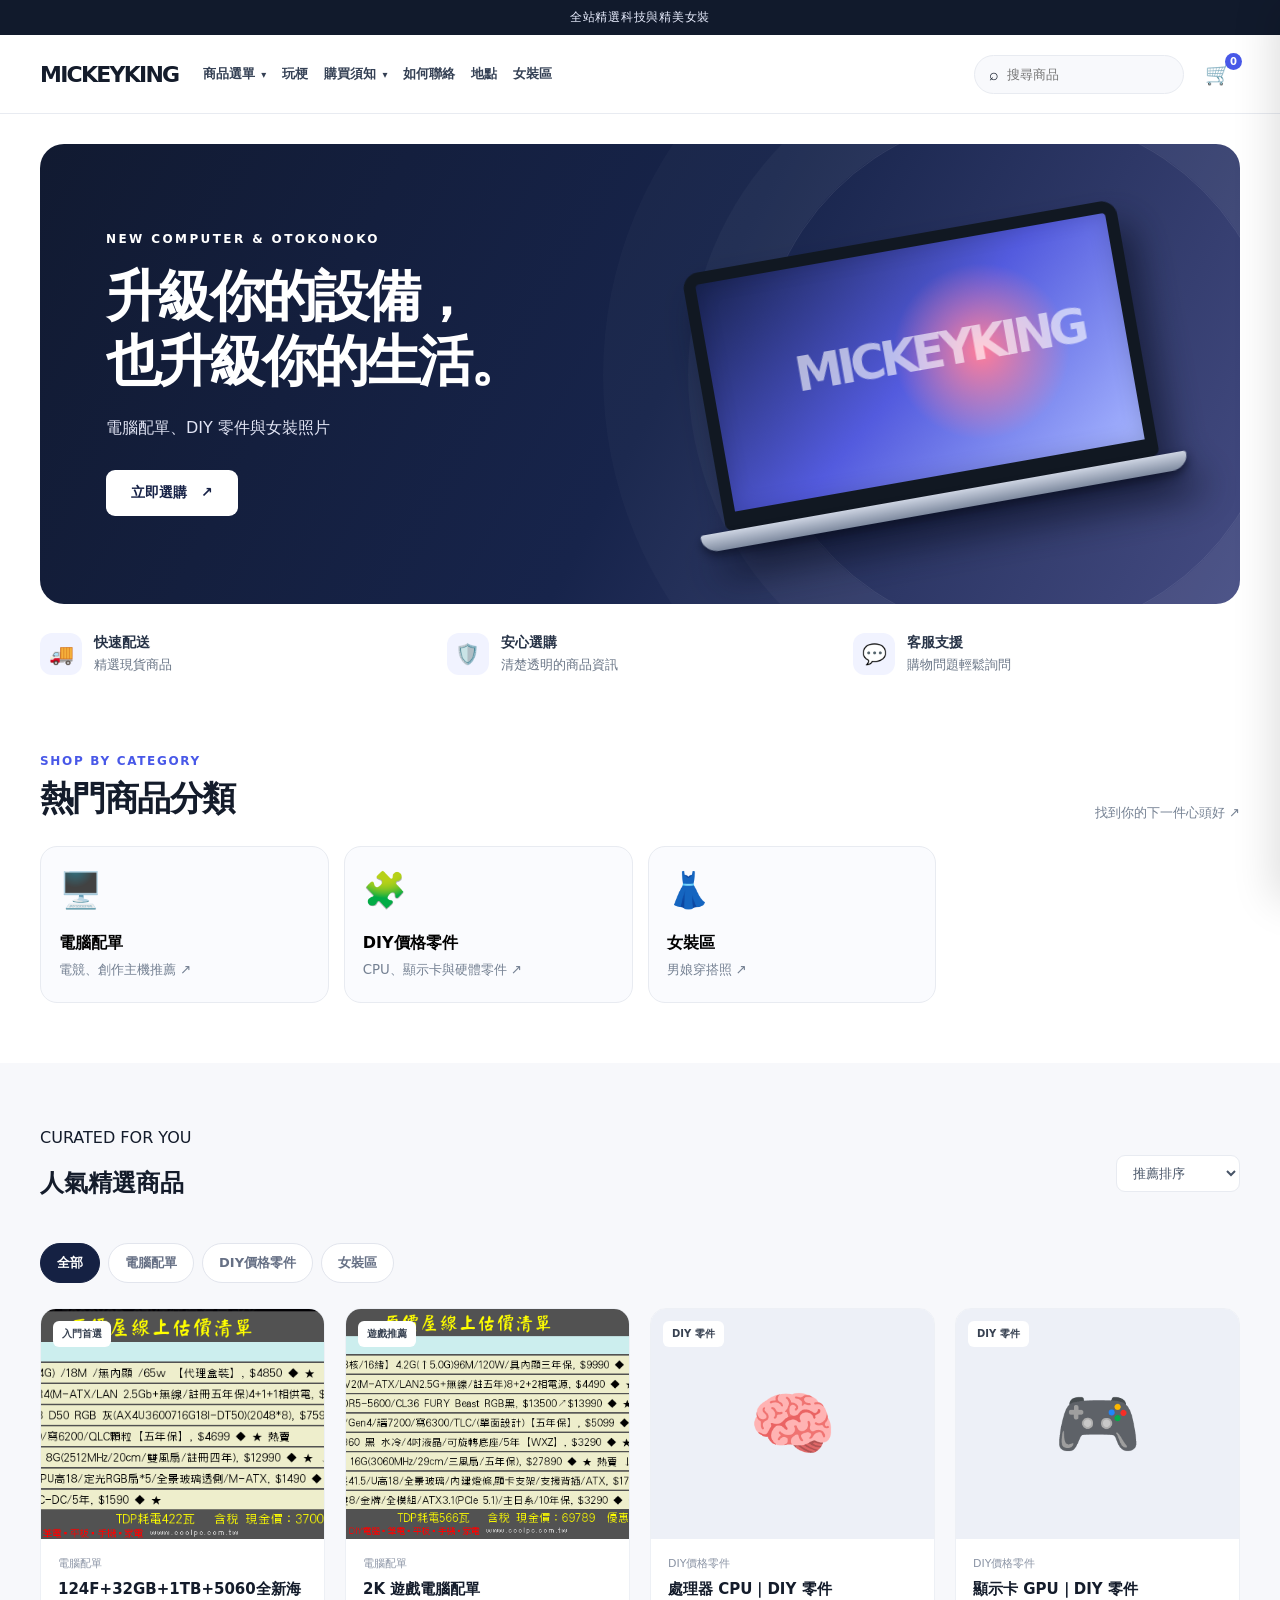
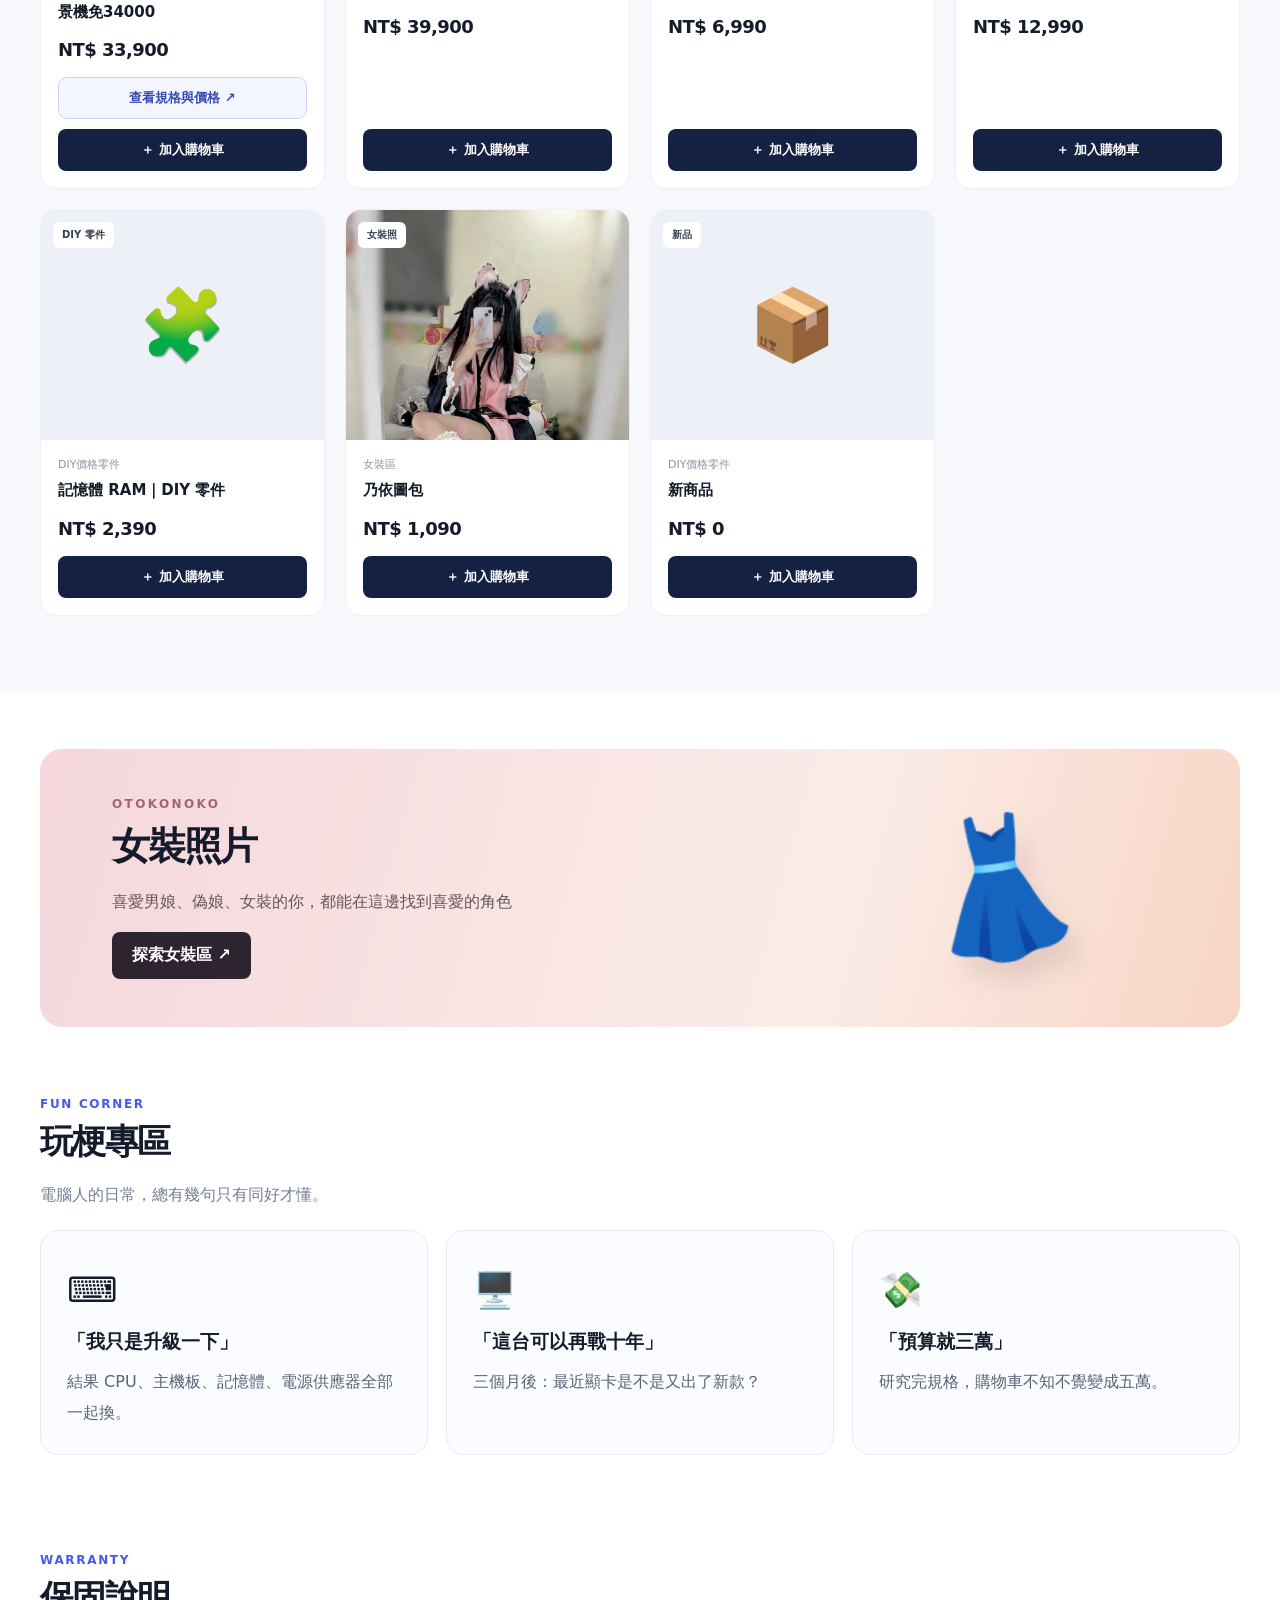
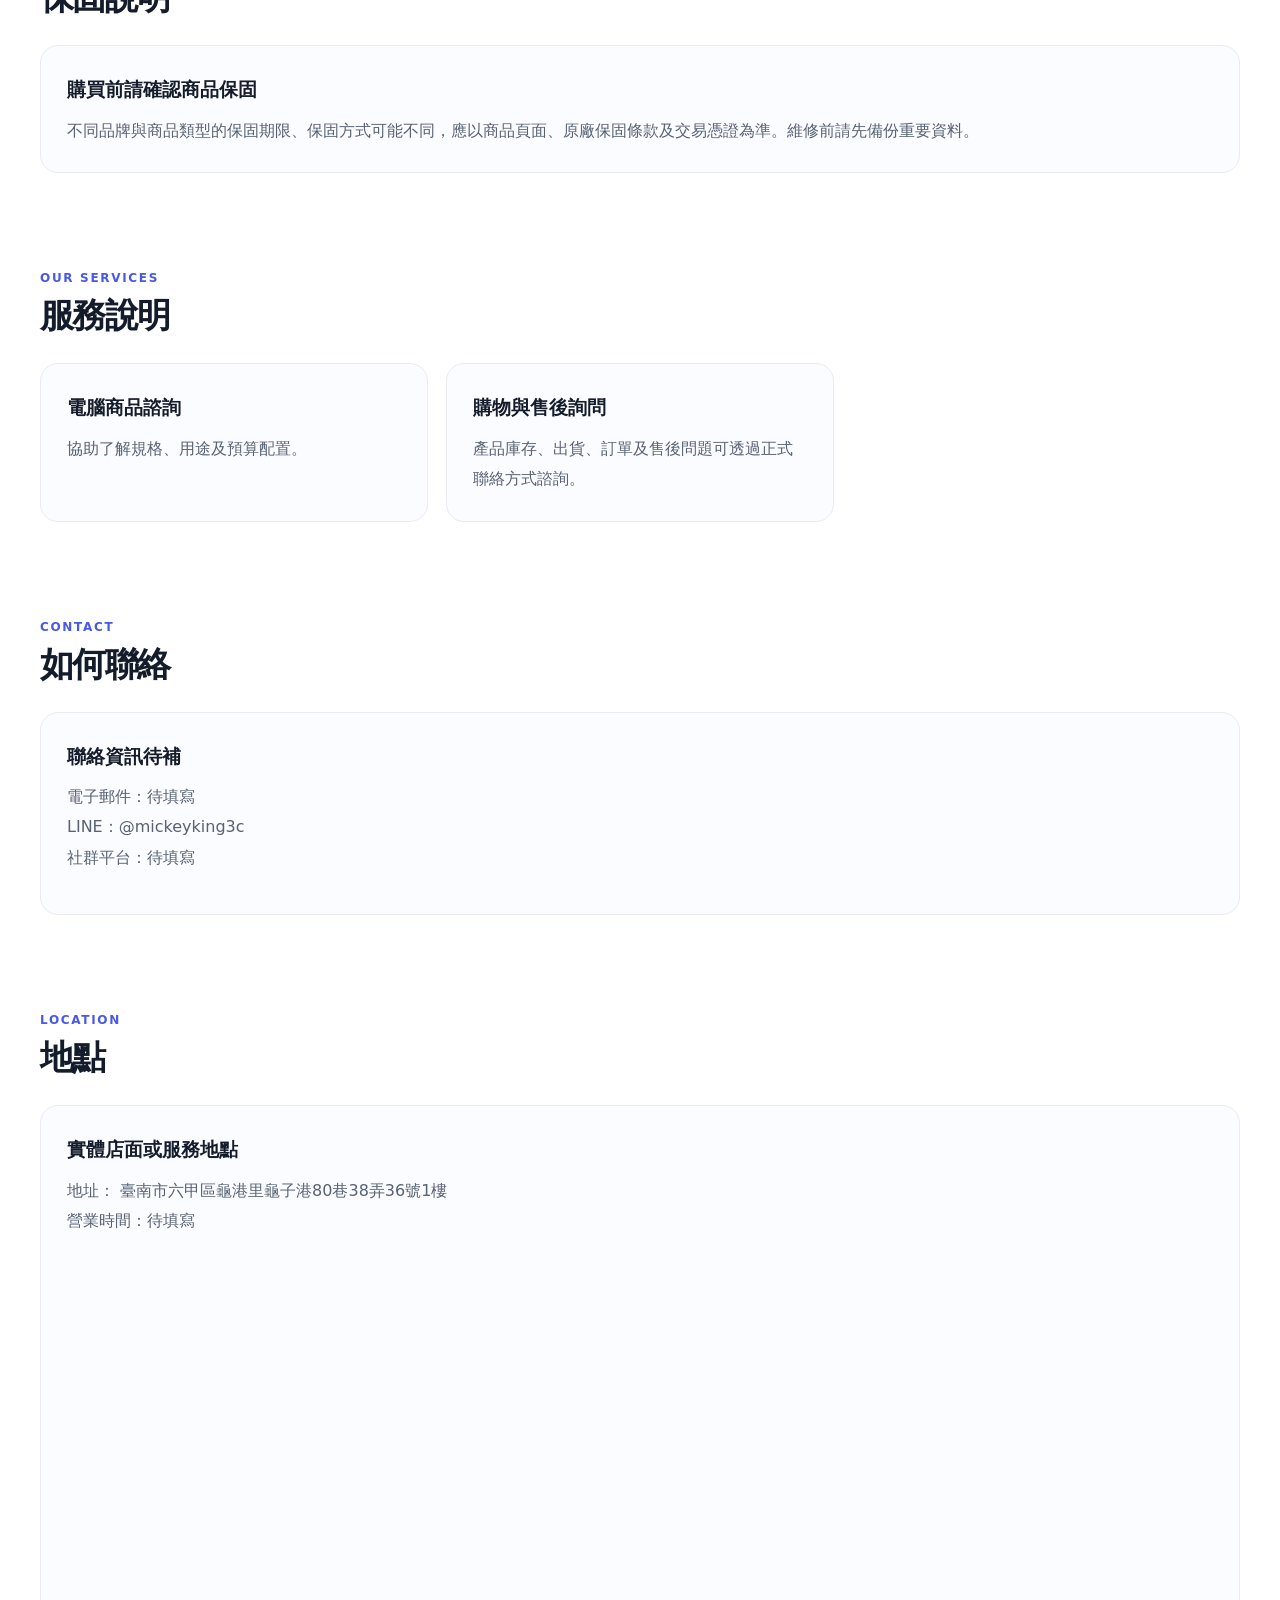
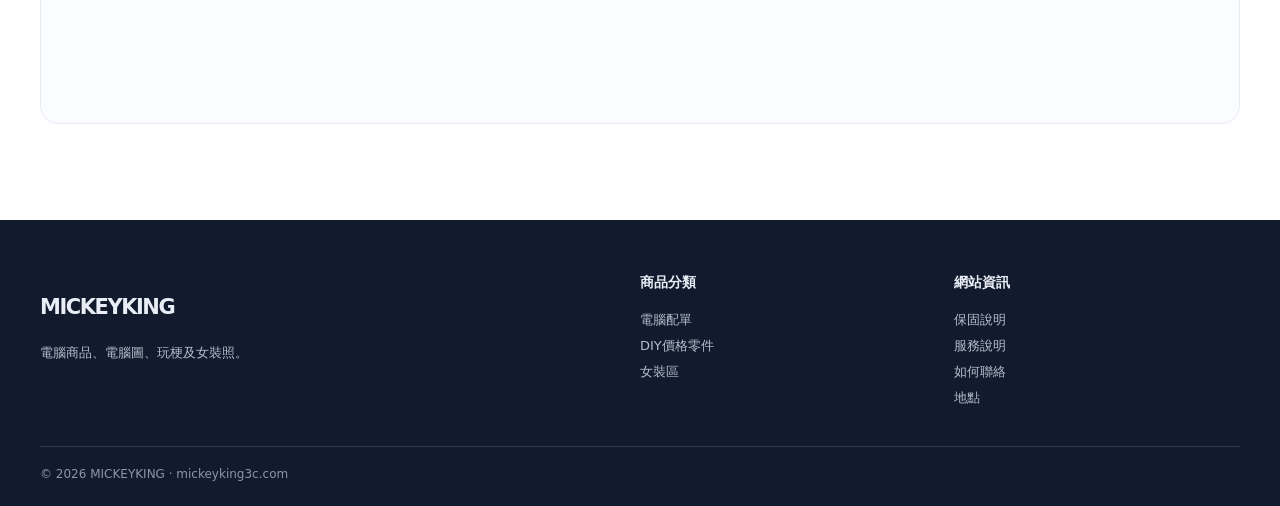
<file: index.html>
<!doctype html>
<html lang="zh-Hant">
<head>
<meta charset="utf-8"/><meta content="width=device-width,initial-scale=1" name="viewport"/><meta content="#101827" name="theme-color"/>
<title>MICKEYKING｜電腦配單・DIY價格零件・女裝區</title>
<meta name="description" content="MICKEYKING 提供電腦配單、DIY價格零件與女裝區商品展示。"/>
<link rel="canonical" href="https://mickeyking3c.com/"/>
<meta property="og:title" content="MICKEYKING｜電腦配單・DIY價格零件・女裝區"/>
<meta property="og:url" content="https://mickeyking3c.com/"/>
<meta property="og:type" content="website"/>

<link href="styles.css" rel="stylesheet"/></head>
<body>
<div class="announcement">全站精選科技與精美女裝</div>
<header class="header"><div class="shell head-inner"><button aria-expanded="false" aria-label="開啟選單" class="icon-btn menu-toggle" id="menuToggle">☰</button><a class="logo" href="#top">MICKEYKING</a><nav aria-label="主選單" class="desktop-nav"><div class="nav-item"><button aria-expanded="false" class="nav-link">商品選單 <span class="chev">▾</span></button><div class="dropdown"><button data-category="電腦配單">電腦配單</button><button data-category="DIY價格零件">DIY價格零件</button></div></div><a class="nav-link" href="#memes">玩梗</a><div class="nav-item"><button aria-expanded="false" class="nav-link">購買須知 <span class="chev">▾</span></button><div class="dropdown"><a href="#warranty">保固說明</a><a href="#services">服務說明</a></div></div><a class="nav-link" href="#contact">如何聯絡</a><a class="nav-link" href="#location">地點</a><button class="nav-link" data-category="all-fashion">女裝區</button></nav><div class="actions"><label class="searchbar"><span>⌕</span><input aria-label="搜尋商品" id="search" placeholder="搜尋商品"/></label><button aria-label="購物車" class="icon-btn" id="cartOpen">🛒<span class="count" id="cartCount">0</span></button></div></div><nav aria-label="手機選單" class="mobile-nav" id="mobileNav"><label class="mobile-search">⌕ <input aria-label="手機搜尋商品" id="mobileSearch" placeholder="搜尋商品"/></label><button data-category="電腦配單">電腦配單</button><button data-category="DIY價格零件">DIY價格零件</button><a href="#memes">玩梗</a><a href="#warranty">保固說明</a><a href="#services">服務說明</a><a href="#contact">如何聯絡</a><a href="#location">地點</a><button data-category="all-fashion">女裝區</button></nav></header>
<main id="top"><section class="hero shell"><div class="hero-banner"><div class="hero-copy"><div class="eyebrow">NEW Computer & Otokonoko</div><h1>升級你的設備，<br/>也升級你的生活。</h1><p>電腦配單、DIY 零件與女裝照片</p><a class="primary-btn" href="#products" id="heroShop">立即選購　↗</a></div><div aria-hidden="true" class="hero-art"><div aria-label="電腦主機示意圖" class="laptop"><div class="laptop-screen"></div><div class="laptop-base"></div></div></div></div></section>
<div class="shell features"><div class="feature"><span class="feature-emoji">🚚</span><div><b>快速配送</b>精選現貨商品</div></div><div class="feature"><span class="feature-emoji">🛡️</span><div><b>安心選購</b>清楚透明的商品資訊</div></div><div class="feature"><span class="feature-emoji">💬</span><div><b>客服支援</b>購物問題輕鬆詢問</div></div></div>
<section class="section shell"><div class="section-top"><div><div class="kicker">SHOP BY CATEGORY</div><h2>熱門商品分類</h2></div><span class="muted" style="font-size:13px">找到你的下一件心頭好 ↗</span></div><div class="category-row"><button class="category-card" data-category="電腦配單"><span class="emoji">🖥️</span><strong class="">電腦配單</strong><small class="">電競、創作主機推薦 ↗</small></button><button class="category-card" data-category="DIY價格零件"><span class="emoji">🧩</span><strong class="">DIY價格零件</strong><small class="">CPU、顯示卡與硬體零件 ↗</small></button><button class="category-card" data-category="all-fashion"><span class="emoji">👗</span><strong class="">女裝區</strong><small class="">男娘穿搭照 ↗</small></button></div></section>
<section class="listing" id="products"><div class="shell"><div class="section-top"><div><div class="kicker">CURATED FOR YOU</div><h2 id="listTitle">人氣精選商品</h2></div><select aria-label="排序方式" class="sort" id="sort"><option value="default">推薦排序</option><option value="asc">價格：低到高</option><option value="desc">價格：高到低</option></select></div><div class="filters" id="filters"><button class="chip active" data-category="all">全部</button><button class="chip" data-category="電腦配單">電腦配單</button><button class="chip" data-category="DIY價格零件">DIY價格零件</button><button class="chip" data-category="all-fashion">女裝區</button></div><div class="products" id="productGrid"></div></div></section>
<section class="shell fashion"><div class="fashion-copy"><div class="eyebrow" style="color:#a56379">Otokonoko</div><h2>女裝照片</h2><p>喜愛男娘、偽娘、女裝的你，都能在這邊找到喜愛的角色</p><button data-category="all-fashion">探索女裝區 ↗</button></div><div aria-hidden="true" class="fashion-graphic">👗</div></section>
<section class="section shell special-section" id="memes"><div class="section-top"><div><div class="kicker">FUN CORNER</div><h2>玩梗專區</h2></div></div><p class="section-lead">電腦人的日常，總有幾句只有同好才懂。</p><div class="info-grid"><article class="info-card meme-card"><span class="meme-symbol">⌨️</span><h3>「我只是升級一下」</h3><p>結果 CPU、主機板、記憶體、電源供應器全部一起換。</p></article><article class="info-card meme-card"><span class="meme-symbol">🖥️</span><h3>「這台可以再戰十年」</h3><p>三個月後：最近顯卡是不是又出了新款？</p></article><article class="info-card meme-card"><span class="meme-symbol">💸</span><h3>「預算就三萬」</h3><p>研究完規格，購物車不知不覺變成五萬。</p></article></div></section>
<section class="section shell special-section" id="warranty"><div class="section-top"><div><div class="kicker">WARRANTY</div><h2>保固說明</h2></div></div><div class="info-card"><h3>購買前請確認商品保固</h3><p>不同品牌與商品類型的保固期限、保固方式可能不同，應以商品頁面、原廠保固條款及交易憑證為準。維修前請先備份重要資料。</p></div></section>
<section class="section shell special-section" id="services"><div class="section-top"><div><div class="kicker">OUR SERVICES</div><h2>服務說明</h2></div></div><div class="info-grid"><article class="info-card"><h3>電腦商品諮詢</h3><p>協助了解規格、用途及預算配置。</p></article><article class="info-card"><h3>購物與售後詢問</h3><p>產品庫存、出貨、訂單及售後問題可透過正式聯絡方式諮詢。</p></article></div></section>
<section class="section shell special-section" id="contact"><div class="section-top"><div><div class="kicker">CONTACT</div><h2>如何聯絡</h2></div></div><div class="info-card"><h3>聯絡資訊待補</h3><p>電子郵件：待填寫<br/>LINE：@mickeyking3c<br/>社群平台：待填寫</p><p class="notice"></p></div></section>
<section class="section shell special-section" id="location"><div class="section-top"><div><div class="kicker">LOCATION</div><h2>地點</h2></div></div><div class="info-card"><h3>實體店面或服務地點</h3><p>地址：	臺南市六甲區龜港里龜子港80巷38弄36號1樓<br/>營業時間：待填寫</p><iframe src="https://www.google.com/maps/embed?pb=!1m18!1m12!1m3!1d3665.7489046399423!2d120.31198607753777!3d23.25222260771473!2m3!1f0!2f0!3f0!3m2!1i1024!2i768!4f13.1!3m3!1m2!1s0x346e87b3f8fc9aff%3A0xab6bcf3988c82970!2zNzM06Ie65Y2X5biC5YWt55Sy5Y2A6b6c5riv6YeM6b6c5riv6YeMODDlt7czOOiZnzE!5e0!3m2!1szh-TW!2stw!4v1792773106684!5m2!1szh-TW!2stw" width="600" height="450" style="border:0;" allowfullscreen="" loading="lazy" referrerpolicy="strict-origin-when-cross-origin"></iframe></div></div></section>
</main>
<footer class="footer" id="about"><div class="shell"><div class="footer-grid"><div><h3>MICKEYKING</h3><p>電腦商品、電腦圖、玩梗及女裝照。</p></div><div><h4>商品分類</h4><a data-category="電腦配單" href="#products">電腦配單</a><a data-category="DIY價格零件" href="#products">DIY價格零件</a><a data-category="all-fashion" href="#products">女裝區</a></div><div><h4>網站資訊</h4><a href="#warranty">保固說明</a><a href="#services">服務說明</a><a href="#contact">如何聯絡</a><a href="#location">地點</a></div></div><div class="copyright">© 2026 MICKEYKING · mickeyking3c.com</div></div></footer>
<div class="overlay" id="overlay"></div><aside aria-hidden="true" aria-label="購物車" aria-modal="true" class="drawer" id="drawer" role="dialog"><div class="drawer-head"><h2>購物車 <span class="muted" id="drawerCount"></span></h2><button aria-label="關閉購物車" class="icon-btn" id="cartClose">✕</button></div><div class="drawer-body" id="cartItems"></div><div class="drawer-foot"><div class="total-line"><span>商品小計</span><span id="total">NT$ 0</span></div><button class="checkout" id="checkout">前往估價</button></div></aside><div aria-live="polite" class="toast" id="toast" role="status"></div>
<div id="specOverlay" class="spec-overlay" aria-hidden="true"><section class="spec-dialog" role="dialog" aria-modal="true" aria-labelledby="specTitle"><header class="spec-head"><div><small>MICKEYKING · PC BUILD</small><h2 id="specTitle">電腦配單規格</h2></div><button type="button" class="spec-close" id="specClose" aria-label="關閉規格表">✕</button></header><p class="spec-note">各項零件型號以商家公告及實際出貨為準。</p><div id="specContent"></div><div class="spec-bottom"><strong id="specPrice"></strong><button type="button" class="spec-done" id="specDone">關閉</button></div></section></div>

<script defer="" src="products.js"></script><script defer="" src="app.js"></script></body></html>
</file>
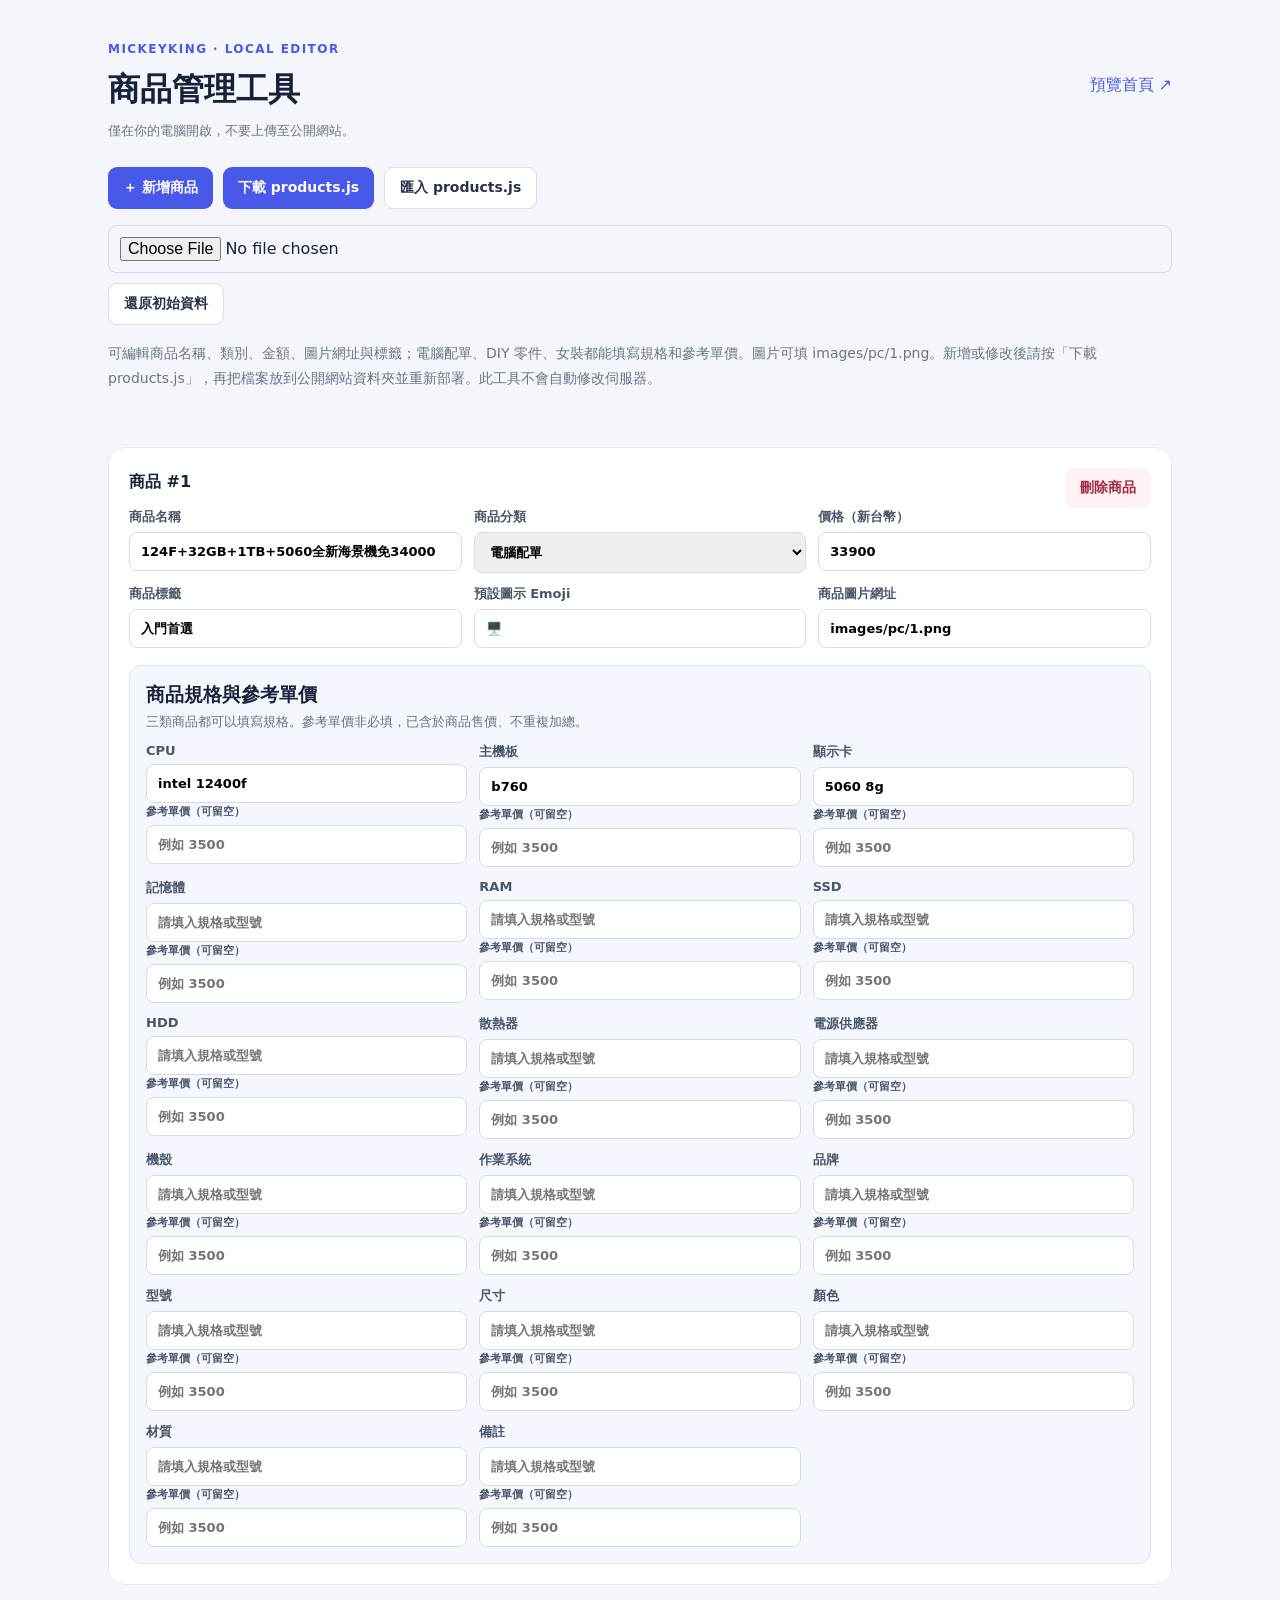
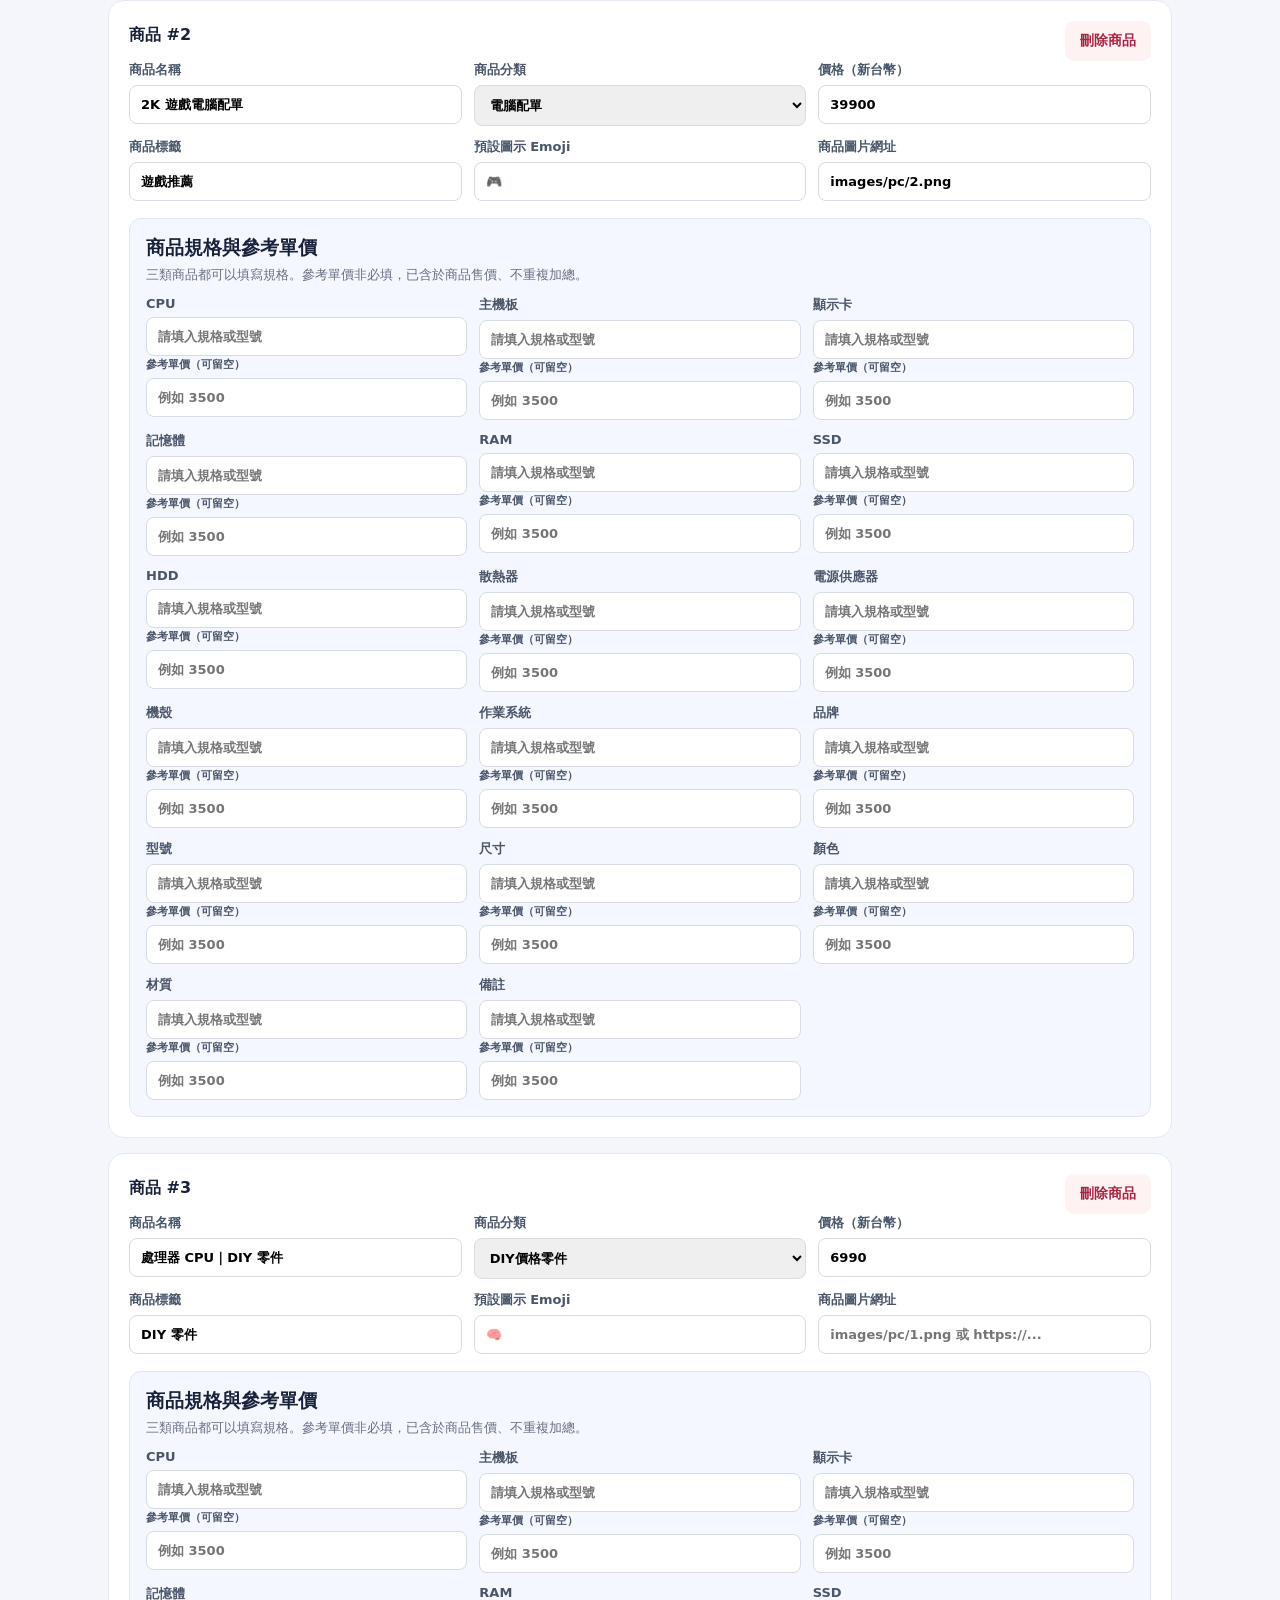
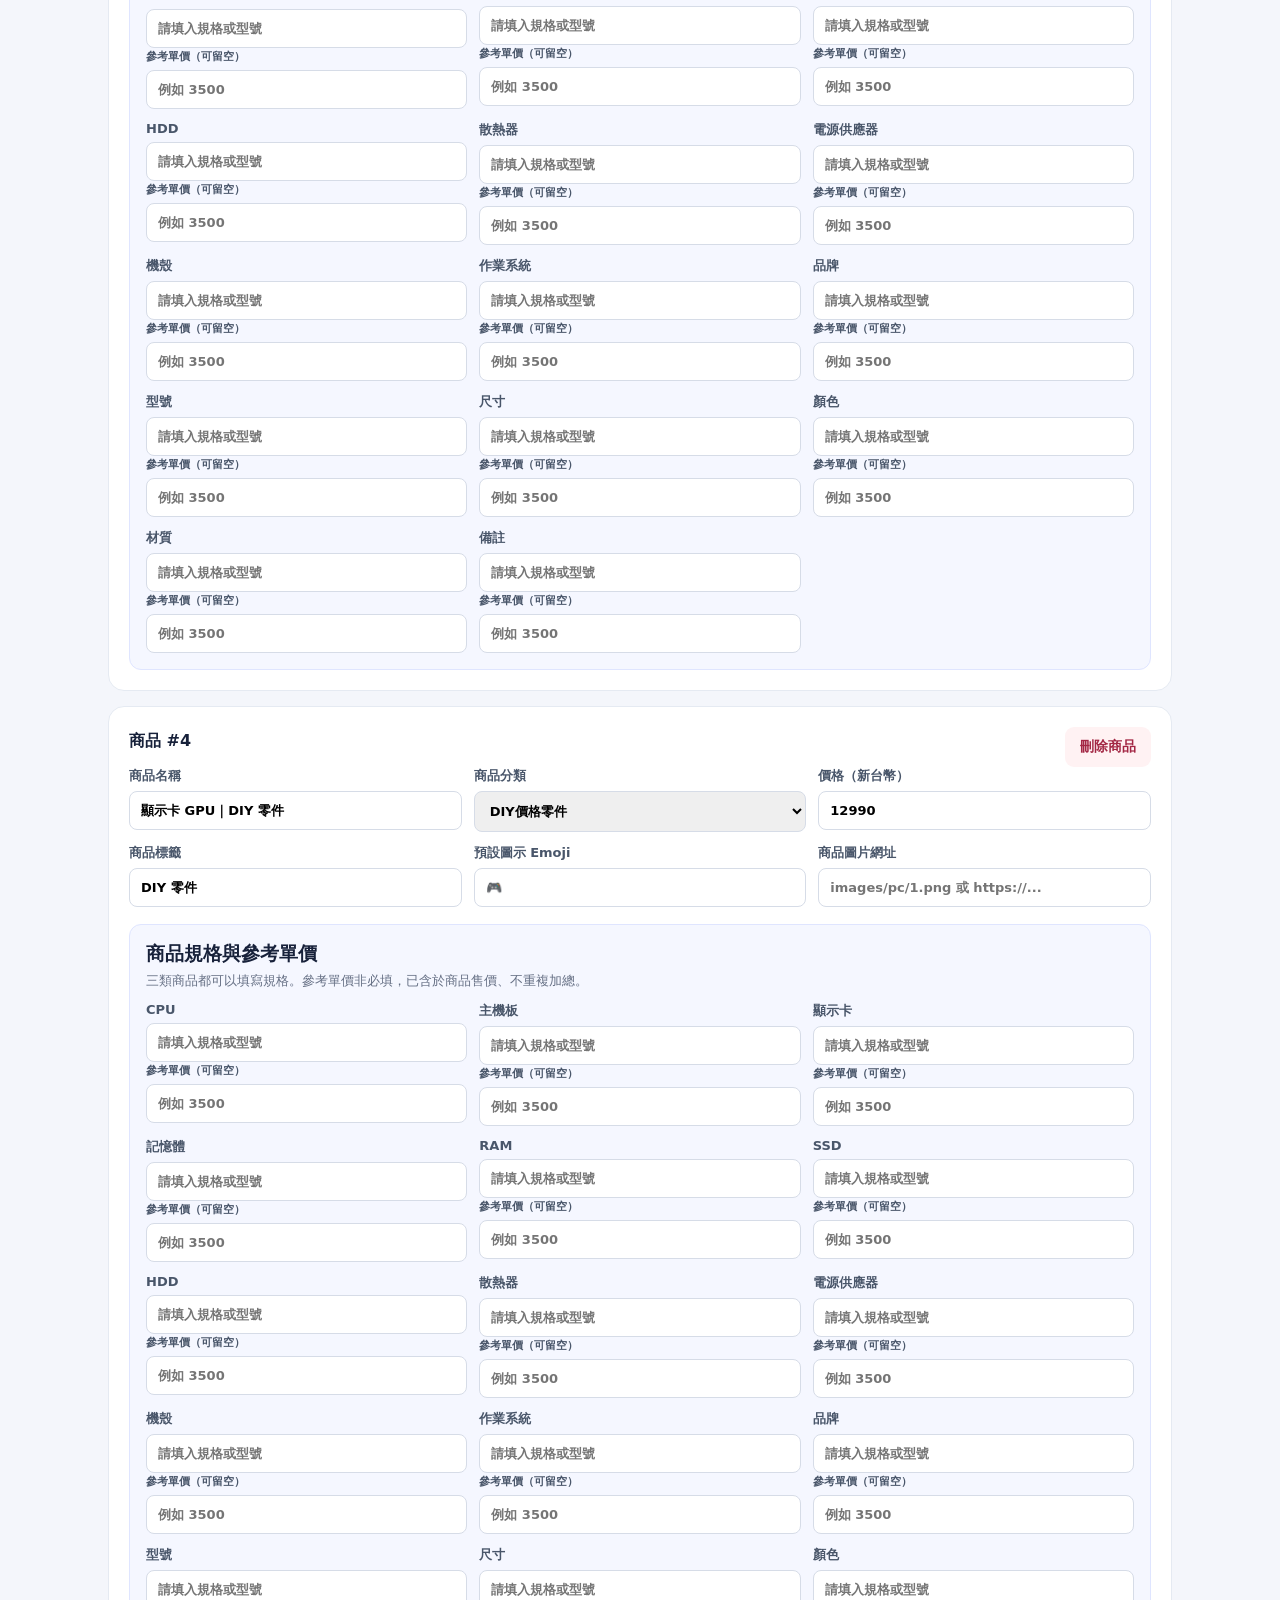
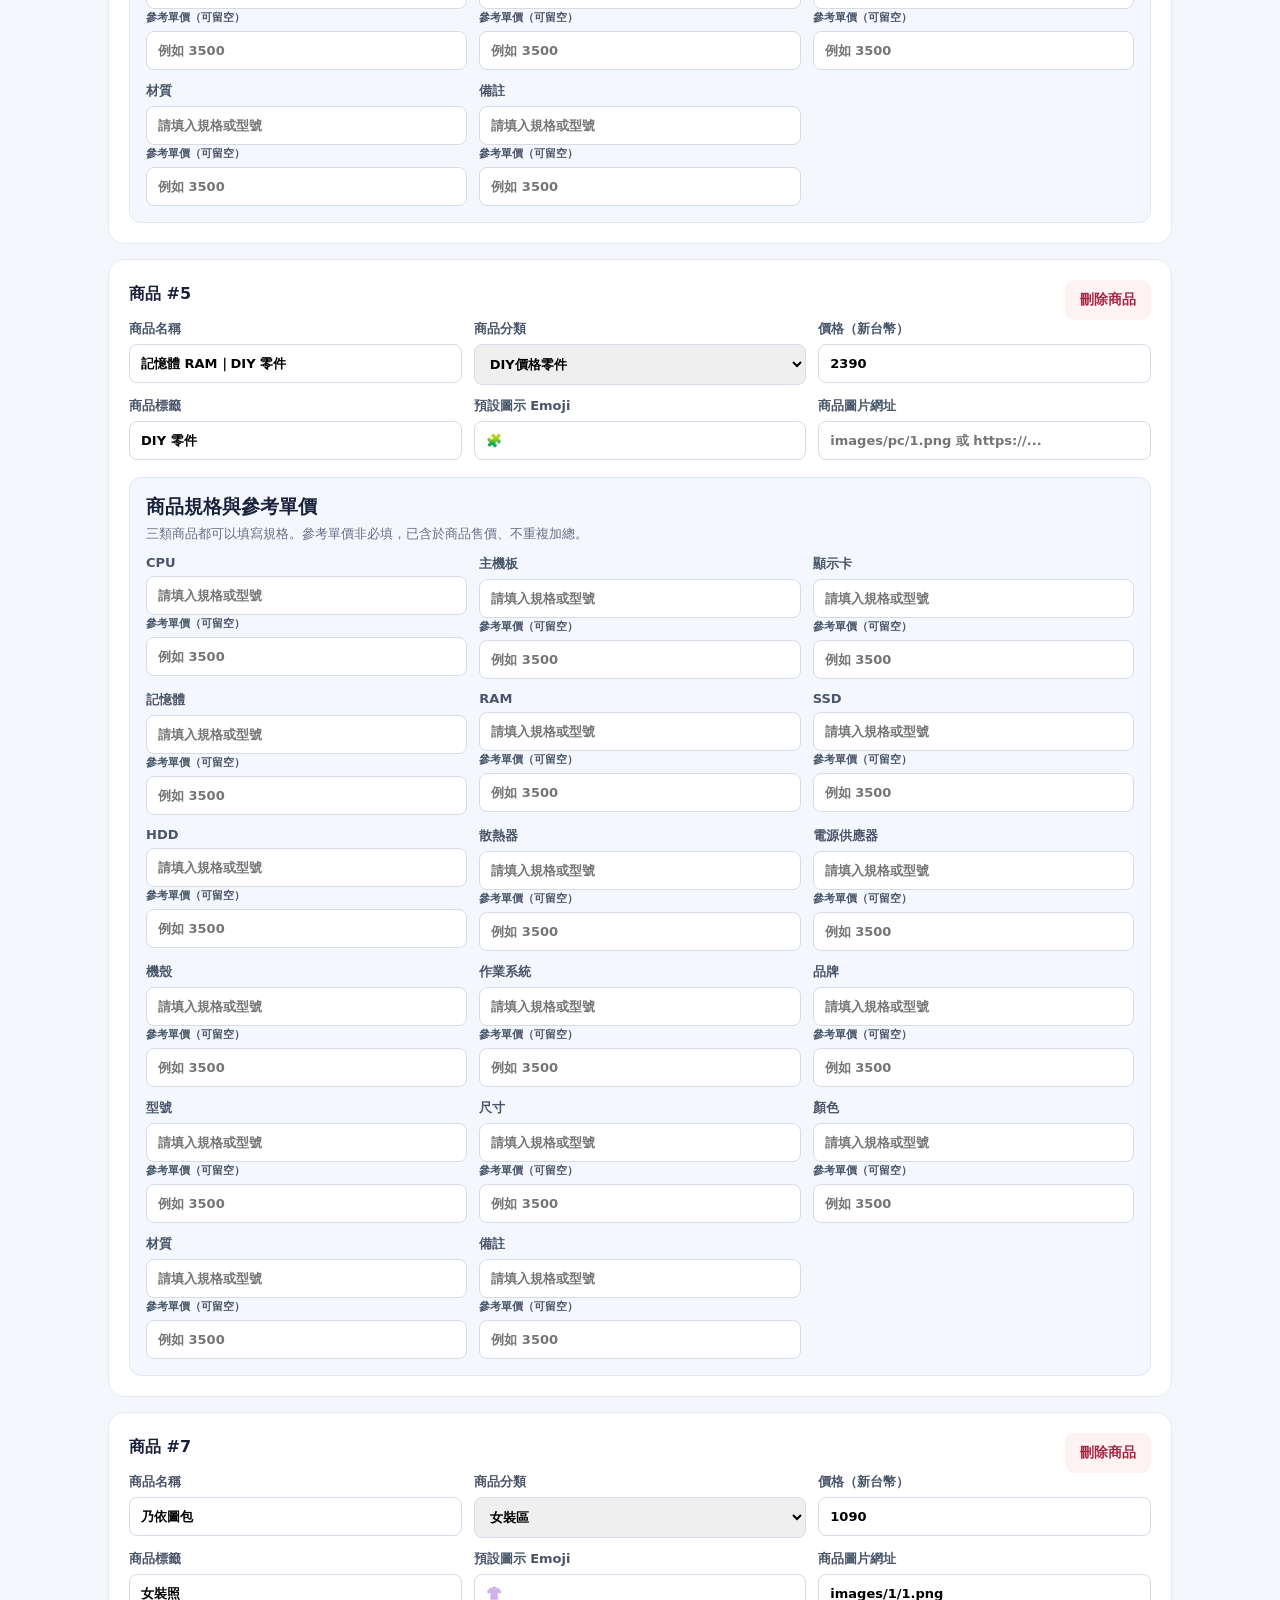
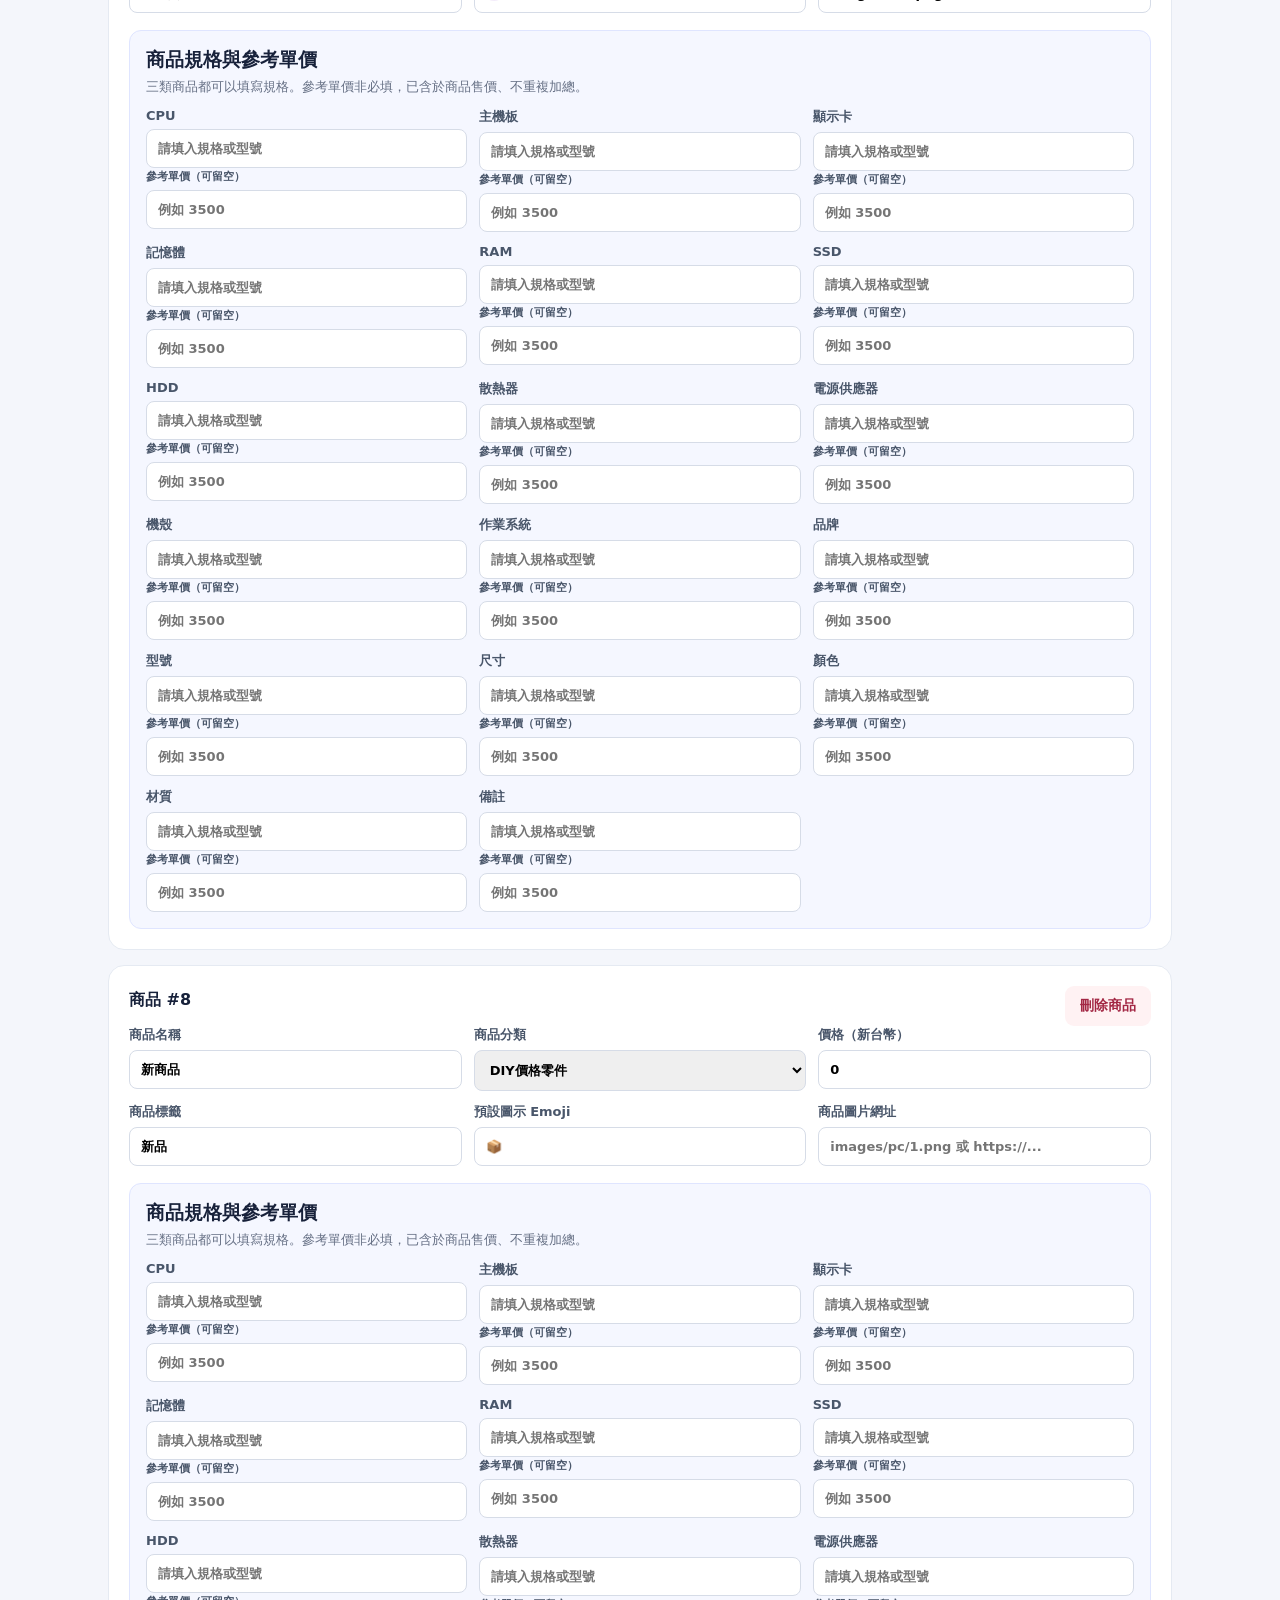
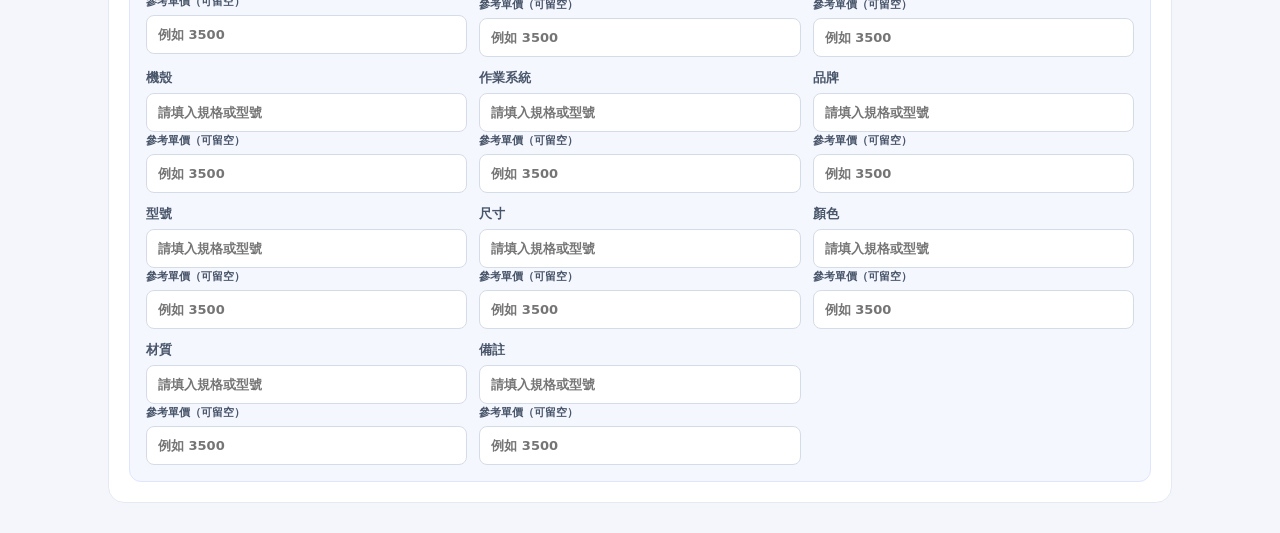
<file: editor.html>
<!doctype html><html lang="zh-Hant"><head><meta charset="utf-8"><meta name="viewport" content="width=device-width,initial-scale=1"><title>MICKEYKING 本機商品編輯器</title><link rel="stylesheet" href="editor.css"></head><body><main class="wrap"><header><div><p>MICKEYKING · LOCAL EDITOR</p><h1>商品管理工具</h1><small>僅在你的電腦開啟，不要上傳至公開網站。</small></div><a href="index.html">預覽首頁 ↗</a></header><section class="toolbar"><button id="add">＋ 新增商品</button><button id="export">下載 products.js</button><button id="importBtn" class="secondary">匯入 products.js</button><input id="importInput" type="file" accept=".js,.json,text/javascript,application/json" hidden><button id="reset" class="secondary">還原初始資料</button></section><p class="help">可編輯商品名稱、類別、金額、圖片網址與標籤；電腦配單、DIY 零件、女裝都能填寫規格和參考單價。圖片可填 images/pc/1.png。新增或修改後請按「下載 products.js」，再把檔案放到公開網站資料夾並重新部署。此工具不會自動修改伺服器。</p><p class="notice" id="status" role="status"></p><section id="items" class="items"></section></main><script src="products.js"></script><script src="editor.js"></script></body></html>
</file>
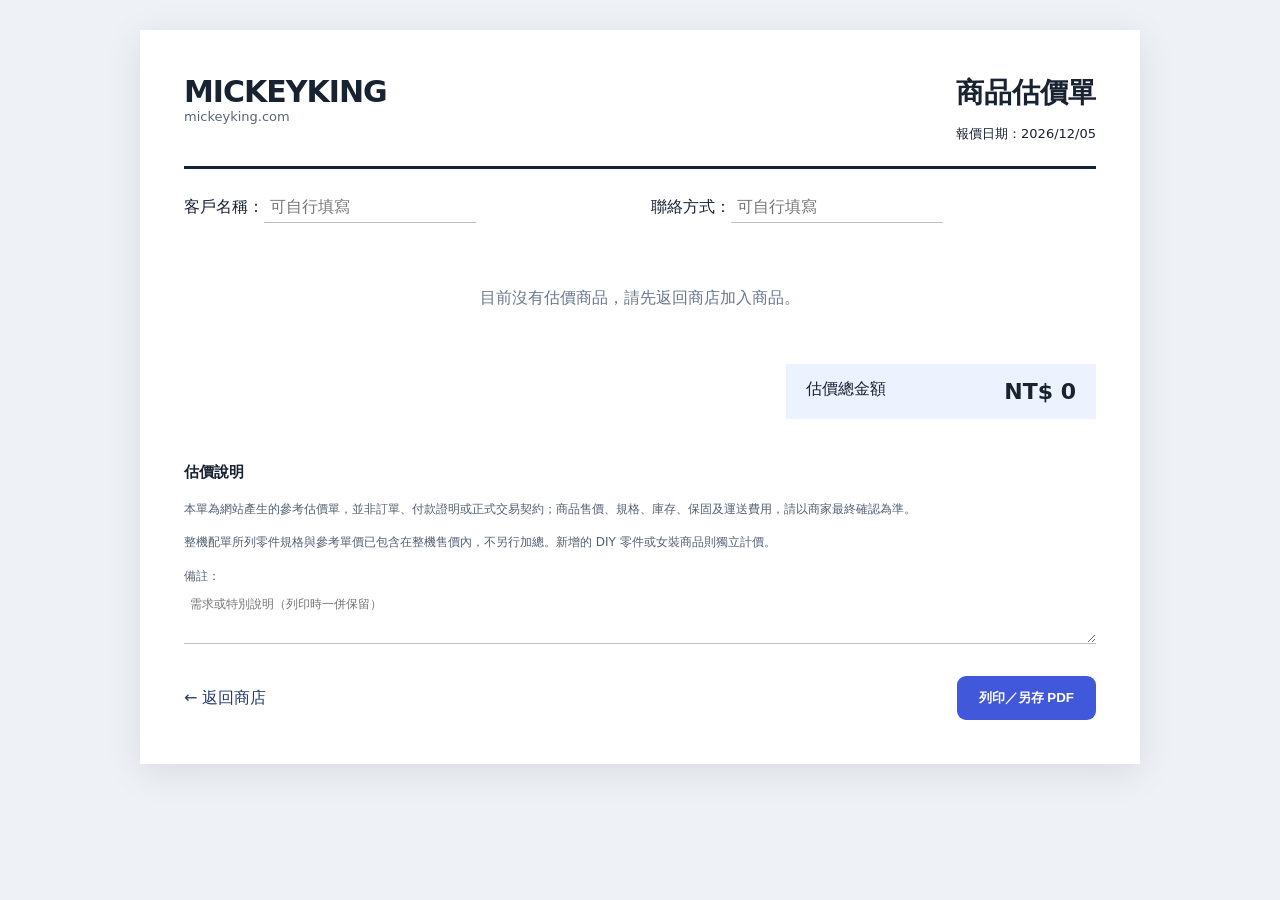
<file: quote.html>
<!doctype html>
<html lang="zh-Hant"><head><meta charset="utf-8"><meta name="viewport" content="width=device-width,initial-scale=1">
<title>MICKEYKING｜商品估價單</title><link rel="stylesheet" href="quote.css"></head><body>
<main class="paper"><header class="quote-header"><div><div class="brand">MICKEYKING</div><div class="domain">mickeyking.com</div></div><div class="head-right"><h1>商品估價單</h1><p>報價日期：<span id="quoteDate"></span></p></div></header>
<div class="customer"><label>客戶名稱：<input id="customer" placeholder="可自行填寫"></label><label>聯絡方式：<input id="contact" placeholder="可自行填寫"></label></div>
<div id="quoteBody"></div><div class="totals"><div>估價總金額 <strong id="grandTotal">NT$ 0</strong></div></div>
<section class="notes"><h2>估價說明</h2><p>本單為網站產生的參考估價單，並非訂單、付款證明或正式交易契約；商品售價、規格、庫存、保固及運送費用，請以商家最終確認為準。</p><p>整機配單所列零件規格與參考單價已包含在整機售價內，不另行加總。新增的 DIY 零件或女裝商品則獨立計價。</p><label>備註：<textarea rows="2" placeholder="需求或特別說明（列印時一併保留）"></textarea></label></section>
<div class="actions no-print"><a href="index.html">← 返回商店</a><button id="printBtn">列印／另存 PDF</button></div></main>
<script src="products.js"></script><script src="quote.js"></script></body></html>
</file>
<file: styles.css>
:root{--ink:#141c2b;--muted:#748092;--brand:#4858e8;--soft:#f5f7fb;--line:#e8ebf1;--shadow:0 18px 55px rgba(22,33,62,.12)}*{box-sizing:border-box}html{scroll-behavior:smooth}body{margin:0;color:var(--ink);background:#fff;font-family:system-ui,-apple-system,"Noto Sans TC","Microsoft JhengHei",sans-serif}button,input{font:inherit}button{cursor:pointer}a{text-decoration:none;color:inherit}button:focus-visible,a:focus-visible,input:focus-visible{outline:3px solid #a5afff;outline-offset:3px}.announcement{background:#111a2c;color:#e9eeff;text-align:center;padding:9px 15px;font-size:12px;letter-spacing:.06em}.shell{width:min(1200px,calc(100% - 48px));margin:auto}.header{background:white;position:sticky;top:0;z-index:30;border-bottom:1px solid var(--line)}.head-inner{height:78px;display:flex;align-items:center;gap:32px}.logo{font-size:22px;font-weight:900;letter-spacing:-.08em;white-space:nowrap}.logo span{color:var(--brand)}.desktop-nav{display:flex;gap:3px;align-items:center;flex:1}.nav-item{position:relative}.nav-link{border:0;background:transparent;padding:17px 14px;color:#344054;font-size:14px;font-weight:650;display:flex;gap:6px;align-items:center}.nav-link:hover,.nav-link[aria-expanded=true]{color:var(--brand)}.chev{font-size:10px}.dropdown{display:none;position:absolute;top:100%;left:0;width:238px;background:white;border:1px solid var(--line);border-radius:14px;padding:9px;box-shadow:var(--shadow)}.nav-item:hover .dropdown,.nav-item:focus-within .dropdown,.nav-item.open .dropdown{display:block}.dropdown button{display:block;text-align:left;width:100%;background:none;border:0;padding:12px;border-radius:9px;color:#344054;font-size:14px}.dropdown button:hover{background:#f0f2ff;color:var(--brand)}.actions{display:flex;align-items:center;gap:12px}.icon-btn{position:relative;background:none;border:0;color:var(--ink);font-size:21px;padding:9px;line-height:1}.count{position:absolute;right:-2px;top:-2px;border-radius:99px;background:var(--brand);color:#fff;font:700 10px system-ui;min-width:17px;height:17px;display:grid;place-items:center}.menu-toggle{display:none}.searchbar{display:flex;align-items:center;border:1px solid var(--line);border-radius:999px;background:#f8f9fc;padding:0 14px;gap:8px;width:210px}.searchbar input{width:100%;border:0;outline:0;background:transparent;padding:11px 0;font-size:13px}.mobile-nav{display:none}.hero{padding:30px 0 0}.hero-banner{min-height:460px;background:linear-gradient(118deg,#111a31 0%,#17244b 52%,#444b82 100%);border-radius:24px;position:relative;overflow:hidden;color:white;display:flex;align-items:center}.hero-banner:before{content:"";position:absolute;width:520px;height:520px;border:1px solid #ffffff17;border-radius:50%;right:-40px;top:-30px;box-shadow:0 0 0 70px #ffffff08,0 0 0 155px #ffffff06}.hero-copy{position:relative;z-index:2;padding:65px 5.5%;max-width:600px}.eyebrow{font-size:12px;font-weight:800;letter-spacing:.2em;text-transform:uppercase}.hero h1{font-size:clamp(36px,4.3vw,60px);line-height:1.19;margin:18px 0;letter-spacing:-.055em}.hero p{font-size:16px;line-height:1.85;color:#e2e5f5;margin:0 0 28px}.primary-btn{border:none;border-radius:9px;padding:14px 25px;background:#fff;color:#152045;font-weight:800;font-size:14px;display:inline-block}.primary-btn:hover{background:#e6eaff}.hero-art{position:absolute;right:3%;top:10%;width:47%;height:80%;display:grid;place-items:center}.laptop{width:min(440px,100%);transform:rotate(-10deg);filter:drop-shadow(12px 25px 18px #070b1e99)}.laptop-screen{height:260px;border:12px solid #111822;border-bottom-width:18px;border-radius:16px 16px 7px 7px;background:radial-gradient(circle at 65% 50%,#ff7e9a 0%,transparent 30%),linear-gradient(140deg,#192451,#535bde 50%,#a6b5ff);position:relative;box-shadow:inset 0 0 20px #080a252c}.laptop-screen:before{content:"MICKEYKING";position:absolute;color:#ffffff9c;font-size:48px;font-weight:900;letter-spacing:-.1em;left:20%;top:34%}.laptop-base{height:18px;background:linear-gradient(#cdd4e2,#7e8a9f);border-radius:4px 4px 22px 22px;transform:scaleX(1.12);box-shadow:0 5px 8px #080d2099}.features{display:grid;grid-template-columns:repeat(3,1fr);gap:20px;padding:29px 0}.feature{display:flex;gap:12px;align-items:center;font-size:13px;color:#697586}.feature b{display:block;color:#263246;margin-bottom:4px;font-size:14px}.feature-emoji{height:42px;width:42px;border-radius:12px;background:#f1f3ff;display:grid;place-items:center;font-size:20px;flex-shrink:0}.section{padding:50px 0 20px}.section-top{display:flex;justify-content:space-between;gap:20px;align-items:end;margin-bottom:24px}.section h2{margin:8px 0 0;font-size:clamp(25px,3vw,34px);letter-spacing:-.045em}.section .kicker{font-size:12px;letter-spacing:.14em;font-weight:850;color:var(--brand)}.muted{color:var(--muted)}.category-row{display:grid;grid-template-columns:repeat(4,1fr);gap:15px}.category-card{border:1px solid var(--line);border-radius:17px;padding:23px 18px;background:#fafbfe;text-align:left;transition:transform .2s,box-shadow .2s}.category-card:hover{transform:translateY(-3px);box-shadow:0 10px 25px #1d2a5410}.category-card .emoji{font-size:35px;display:block;margin-bottom:22px}.category-card strong{display:block;font-size:16px}.category-card small{color:var(--muted);display:block;margin-top:7px}.listing{background:#f7f8fb;margin-top:40px;padding:65px 0 75px}.listing .section-top{align-items:center}.filters{display:flex;gap:8px;flex-wrap:wrap;margin-bottom:25px}.chip{border:1px solid #e2e5ed;background:#fff;padding:10px 16px;border-radius:99px;font-size:13px;font-weight:650;color:#667085}.chip.active{background:#152143;border-color:#152143;color:white}.products{display:grid;grid-template-columns:repeat(4,minmax(0,1fr));gap:20px}.product{background:#fff;border-radius:16px;overflow:hidden;border:1px solid #edf0f5;display:flex;flex-direction:column;min-width:0}.photo{height:230px;background:#edf0f7;display:grid;place-items:center;position:relative;overflow:hidden}.photo img{width:100%;height:100%;object-fit:cover;transition:transform .35s}.product:hover .photo img{transform:scale(1.05)}.product .fallback{font-size:70px}.tag{position:absolute;left:12px;top:12px;background:#fff;color:#374151;border-radius:6px;padding:6px 9px;font-size:10px;font-weight:800}.product-body{padding:17px;display:flex;flex:1;flex-direction:column}.product-type{font-size:11px;color:#8b94a5;margin-bottom:7px}.product h3{font-size:15px;font-weight:750;margin:0;line-height:1.55}.price{font-size:18px;font-weight:900;margin:15px 0 17px;letter-spacing:-.03em}.add-btn{background:#152143;color:#fff;border:0;border-radius:8px;width:100%;padding:12px;font-weight:750;font-size:13px;margin-top:auto}.add-btn:hover{background:var(--brand)}.empty{grid-column:1/-1;text-align:center;padding:45px 0;color:var(--muted)}.fashion{margin-top:58px;border-radius:22px;min-height:265px;overflow:hidden;background:linear-gradient(105deg,#f5d7dc,#fbece8 65%,#f8d5c4);display:flex;align-items:center;position:relative}.fashion-copy{padding:48px 6%;position:relative;z-index:2;max-width:550px}.fashion h2{font-size:38px;margin:10px 0 12px;letter-spacing:-.05em}.fashion p{line-height:1.8;color:#65565b}.fashion button{border:0;background:#2d2430;color:#fff;padding:13px 20px;border-radius:8px;font-weight:750}.fashion-graphic{position:absolute;right:13%;font-size:135px;transform:rotate(-8deg);filter:drop-shadow(10px 20px 13px #7a52532a)}.footer{background:#121b2d;color:#e9edf6;padding:54px 0 25px;margin-top:68px}.footer-grid{display:grid;grid-template-columns:2fr 1fr 1fr;gap:28px}.footer h3{font-size:21px;letter-spacing:-.07em}.footer p,.footer a{color:#b5bece;font-size:13px;line-height:2}.footer h4{margin:0 0 15px;font-size:14px}.footer a{display:block}.copyright{border-top:1px solid #313b4e;margin-top:35px;padding-top:20px;color:#8996ad;font-size:12px}.overlay{position:fixed;inset:0;background:#07102099;z-index:39;display:none}.overlay.show{display:block}.drawer{position:fixed;right:0;top:0;height:100dvh;width:min(420px,100%);background:#fff;z-index:40;transform:translateX(101%);transition:transform .25s;display:flex;flex-direction:column;box-shadow:-10px 0 40px #0002}.drawer.open{transform:translateX(0)}.drawer-head{padding:24px;border-bottom:1px solid var(--line);display:flex;justify-content:space-between;align-items:center}.drawer-head h2{margin:0;font-size:20px}.drawer-body{overflow-y:auto;flex:1;padding:20px 24px}.cart-item{display:flex;gap:12px;padding:15px 0;border-bottom:1px solid var(--line)}.cart-thumb{width:62px;height:62px;background:#edf0f7;border-radius:9px;display:grid;place-items:center;font-size:30px;flex-shrink:0}.cart-info{flex:1;font-size:13px}.cart-info strong{display:block;margin-bottom:8px}.cart-qty{display:flex;align-items:center;gap:12px;margin-top:10px}.cart-qty button{border:1px solid var(--line);background:#fff;border-radius:5px;width:27px;height:27px}.drawer-foot{border-top:1px solid var(--line);padding:22px 24px}.total-line{display:flex;justify-content:space-between;font-weight:800;margin-bottom:18px}.checkout{width:100%;background:var(--brand);color:#fff;padding:14px;border:0;border-radius:9px;font-weight:800}.toast{position:fixed;bottom:25px;left:50%;transform:translate(-50%,100px);opacity:0;z-index:60;background:#17213a;color:white;padding:13px 20px;border-radius:12px;transition:.25s;font-size:13px;box-shadow:var(--shadow)}.toast.show{transform:translate(-50%,0);opacity:1}.sort{border:1px solid var(--line);border-radius:9px;background:#fff;padding:9px 12px;color:#475467;font-size:13px}
@media(max-width:980px){.desktop-nav{gap:0}.nav-link{padding:15px 9px;font-size:13px}.searchbar{width:165px}.hero-art{right:-3%;width:45%}.laptop-screen{height:210px}.products{grid-template-columns:repeat(3,1fr)}}
@media(max-width:760px){.shell{width:min(100% - 32px,560px)}.head-inner{height:63px;gap:12px}.announcement{font-size:10px}.menu-toggle{display:block}.desktop-nav{display:none}.searchbar{display:none}.actions{margin-left:auto}.mobile-nav{display:none;border-top:1px solid var(--line);padding:10px 16px 18px;max-height:calc(100dvh - 95px);overflow:auto}.mobile-nav.show{display:block}.mobile-nav button{width:100%;text-align:left;background:none;border:0;padding:13px 8px;font-weight:650;color:#2e3a51}.mobile-nav .mobile-sub{padding-left:22px;background:#f7f8fc;border-radius:9px}.mobile-nav .mobile-sub button{font-size:13px;color:#5a6680}.mobile-search{display:flex;border:1px solid var(--line);border-radius:8px;margin:7px 0;padding:0 12px}.mobile-search input{border:0;outline:0;width:100%;padding:12px}.hero{padding-top:16px}.hero-banner{min-height:515px;align-items:start}.hero-copy{padding:39px 27px;max-width:100%}.hero h1{font-size:36px}.hero p{font-size:14px;max-width:330px}.hero-art{top:auto;bottom:12px;right:16%;width:67%;height:210px}.laptop-screen{height:165px;border-width:8px;border-bottom-width:12px}.laptop-screen:before{font-size:32px}.features{gap:11px;padding:22px 0}.feature{flex-direction:column;text-align:center;font-size:11px}.feature b{font-size:12px}.feature-emoji{width:37px;height:37px}.section{padding-top:30px}.category-row{grid-template-columns:repeat(2,1fr);gap:11px}.category-card{padding:20px 15px}.category-card .emoji{margin-bottom:16px}.listing{padding:45px 0 52px;margin-top:30px}.products{grid-template-columns:repeat(2,minmax(0,1fr));gap:11px}.photo{height:175px}.product-body{padding:12px}.product h3{font-size:13px}.price{font-size:16px}.fashion{margin-top:35px;min-height:270px}.fashion-copy{padding:28px 25px;max-width:75%}.fashion h2{font-size:27px}.fashion-graphic{font-size:90px;right:0;bottom:5%}.footer-grid{grid-template-columns:1fr 1fr}.footer-grid>div:first-child{grid-column:1/-1}.section-top{align-items:start}.section h2{font-size:25px}}
@media(max-width:380px){.hero h1{font-size:31px}.hero-art{width:75%;right:10%}.photo{height:145px}.features{gap:5px}.feature{font-size:10px}.fashion-graphic{opacity:.55}.fashion-copy{max-width:90%}}

/* Seven-section navigation and informational sections */
.desktop-nav{gap:0}.head-inner{gap:17px}.nav-link{padding:15px 8px;font-size:13px;white-space:nowrap}.dropdown a{display:block;text-align:left;padding:12px;border-radius:9px;color:#344054;font-size:14px}.dropdown a:hover{background:#f0f2ff;color:var(--brand)}.mobile-nav>a{display:block;padding:14px 10px;border-bottom:1px solid var(--line);font-weight:650}.special-section{scroll-margin-top:95px;padding-top:70px;padding-bottom:28px}.section-lead{color:var(--muted);margin:-4px 0 24px}.info-grid{display:grid;grid-template-columns:repeat(3,minmax(0,1fr));gap:18px}.info-card{border:1px solid var(--line);background:#fbfcff;border-radius:18px;padding:26px;line-height:1.9}.info-card h3{margin:0 0 8px}.info-card p{margin:0;color:#586274}.meme-symbol{font-size:35px}.gallery-grid{display:grid;grid-template-columns:repeat(3,minmax(0,1fr));gap:18px}.gallery-grid figure{margin:0;border-radius:18px;overflow:hidden;background:#f5f7fb}.gallery-grid img{display:block;width:100%;height:220px;object-fit:cover}.gallery-grid figcaption{padding:14px;font-weight:700}.notice{margin-top:15px!important;color:#9b6c3f!important}.map-placeholder{margin-top:20px;padding:42px 15px;text-align:center;border:2px dashed #cfd7e7;border-radius:14px;background:#f1f5fa;color:#657287}@media(max-width:1020px){.desktop-nav{display:none}.info-grid,.gallery-grid{grid-template-columns:repeat(2,minmax(0,1fr))}}@media(max-width:600px){.info-grid,.gallery-grid{grid-template-columns:1fr}.special-section{padding-top:44px}.gallery-grid img{height:230px}}


/* 針對平板寬度將導覽改為手機選單，確保所有選項可使用 */
@media(min-width:761px) and (max-width:1020px){.menu-toggle{display:block}.mobile-nav.show{display:block;border-top:1px solid var(--line);padding:12px 25px;max-height:75vh;overflow-y:auto}.mobile-nav button,.mobile-nav a{display:block;width:100%;text-align:left;padding:12px;border:0;background:none;font-weight:650}.mobile-search{display:flex;padding:9px;border:1px solid var(--line)}.mobile-search input{border:0;padding:7px}.actions{margin-left:auto}}

/* 電腦配單規格表：公開頁只讀、手機直向排列 */
.spec-btn{width:100%;border:1px solid #cbd3f9;background:#f4f6ff;color:#3649b8;border-radius:9px;padding:11px;margin:0 0 10px;font-weight:750;font-size:13px}
.spec-btn:hover{background:#e8edff}
.spec-overlay{display:none;position:fixed;inset:0;background:rgba(10,17,32,.65);z-index:90;padding:20px;align-items:center;justify-content:center}
.spec-overlay.open{display:flex}
.spec-dialog{width:min(690px,100%);max-height:90dvh;overflow-y:auto;background:white;border-radius:20px;padding:25px;box-shadow:0 20px 70px #0003}
.spec-head{display:flex;justify-content:space-between;gap:12px;align-items:start;border-bottom:1px solid var(--line);padding-bottom:15px}
.spec-head small{color:var(--brand);font-weight:800;letter-spacing:.12em}
.spec-head h2{margin:7px 0 0;font-size:23px}
.spec-close{border:0;background:#f1f3f8;border-radius:10px;width:40px;height:40px;flex:none}
.spec-note{color:#667085;font-size:12px;line-height:1.8}
.spec-table{border:1px solid var(--line);border-radius:12px;overflow:hidden;margin:17px 0}
.spec-row{display:grid;grid-template-columns:150px 1fr;border-bottom:1px solid var(--line);font-size:14px;line-height:1.65}
.spec-row:last-child{border-bottom:0}
.spec-label{background:#f6f8fd;font-weight:750;color:#344054;padding:13px 15px}
.spec-value{padding:13px 15px;overflow-wrap:anywhere;white-space:pre-wrap}
.spec-empty{padding:35px 15px;text-align:center;color:#667085;background:#f7f8fb;border-radius:12px}
.spec-bottom{display:flex;justify-content:space-between;align-items:center;gap:12px}
.spec-bottom strong{font-size:20px}
.spec-done{border:0;background:var(--brand);color:white;border-radius:9px;padding:12px 24px;font-weight:750}
@media(max-width:600px){.spec-overlay{padding:10px}.spec-dialog{padding:16px;max-height:94dvh;border-radius:15px}.spec-head h2{font-size:18px}.spec-row{grid-template-columns:95px 1fr;font-size:12px}.spec-label,.spec-value{padding:11px 9px}}

.spec-unit-price{display:block;margin-top:5px;font-size:12px;color:#65758f}
</file>
<file: editor.css>
:root{font-family:system-ui,"Noto Sans TC",sans-serif;color:#17213a;background:#f4f6fb}*{box-sizing:border-box}body{margin:0}.wrap{max-width:1100px;margin:auto;padding:30px 18px}header{display:flex;align-items:center;justify-content:space-between;gap:18px}header p{font-weight:800;color:#4858e8;letter-spacing:.12em;font-size:12px}header h1{margin:4px 0 8px}header small,.help{color:#697586}header a{color:#4858e8;text-decoration:none}.toolbar{display:flex;flex-wrap:wrap;gap:10px;margin:27px 0 16px}button{border:0;border-radius:9px;background:#4858e8;color:white;font:700 14px system-ui;padding:11px 15px;cursor:pointer}.secondary{background:white;border:1px solid #d8deea;color:#27324c}.help{font-size:14px;line-height:1.8}.notice{min-height:24px;color:#3459a4}.items{display:grid;gap:15px}.item{background:white;border:1px solid #e5eaf2;border-radius:16px;padding:20px}.item-head{display:flex;justify-content:space-between;align-items:center;gap:12px}.item h2{font-size:16px;margin:0 0 12px}.delete{background:#fff2f3;color:#a32744}.fields{display:grid;grid-template-columns:repeat(3,minmax(0,1fr));gap:12px}label{display:block;color:#49566a;font-size:13px;font-weight:700}input,select{display:block;margin-top:6px;width:100%;border:1px solid #d6dce7;border-radius:8px;padding:11px;font:inherit;min-width:0}input:focus,select:focus{outline:2px solid #a4adf7}@media(max-width:760px){.fields{grid-template-columns:repeat(2,minmax(0,1fr))}}@media(max-width:490px){.fields{grid-template-columns:1fr}header{align-items:start;flex-direction:column}}
.spec-editor{margin-top:17px;padding:16px;background:#f5f7ff;border-radius:12px;border:1px solid #dfe5ff}.spec-editor[hidden]{display:none}.spec-editor h3{margin:0 0 5px}.spec-editor p{color:#667085;font-size:13px;margin:0 0 12px}
</file>
<file: quote.css>
*{box-sizing:border-box}body{margin:0;background:#eef1f5;color:#182231;font-family:system-ui,"Noto Sans TC","Microsoft JhengHei",sans-serif}.paper{width:min(1000px,calc(100% - 30px));background:white;margin:30px auto;padding:44px;box-shadow:0 8px 36px #12223c18}.quote-header{display:flex;justify-content:space-between;border-bottom:3px solid #14213e;padding-bottom:20px;gap:20px}.brand{font-weight:900;font-size:30px;letter-spacing:-1px}.domain{font-size:13px;color:#58657b}.head-right{text-align:right}.head-right h1{font-size:28px;margin:0 0 13px}.head-right p{margin:3px 0;font-size:13px}.customer{display:flex;gap:22px;margin:22px 0 30px;flex-wrap:wrap}.customer label{flex:1;min-width:200px}input,textarea{font:inherit;border:0;border-bottom:1px solid #b8c0ca;padding:6px;background:transparent;max-width:100%}.quote-group{margin-top:24px;break-inside:avoid}.quote-group h2{font-size:16px;background:#eff2f7;padding:9px 12px;margin:0;border:1px solid #9ca8b8;border-bottom:0}table{width:100%;border-collapse:collapse;table-layout:fixed;font-size:13px}th,td{border:1px solid #aab3bf;padding:10px;overflow-wrap:anywhere;vertical-align:top}th{background:#f4f6f9;text-align:left}th:nth-child(1){width:14%}th:nth-child(2){width:44%}th:nth-child(3){width:10%}th:nth-child(4){width:16%}th:nth-child(5){width:16%}.number{text-align:right;font-variant-numeric:tabular-nums}.main-item{font-weight:600}.spec-line{color:#505c6c}.spec-line td{padding:7px 10px}.totals{margin:20px 0 0;display:flex;justify-content:end}.totals>div{min-width:310px;padding:15px 20px;background:#edf2ff;display:flex;justify-content:space-between;gap:20px}.totals strong{font-size:22px}.notes{padding-top:28px;font-size:12px;color:#526071;line-height:1.8}.notes h2{font-size:15px;color:#182231}.notes label{display:block}.notes textarea{width:100%;resize:vertical}.actions{display:flex;justify-content:space-between;align-items:center;margin-top:25px}.actions a{color:#243b6b;text-decoration:none}.actions button{background:#4258da;border:0;color:white;font-weight:700;border-radius:9px;padding:13px 22px;cursor:pointer}.empty{padding:35px;text-align:center;color:#69788a}@media(max-width:650px){.paper{margin:0;width:100%;padding:18px}.brand{font-size:21px}.head-right h1{font-size:21px}.head-right p{font-size:11px}table{font-size:11px}th,td{padding:6px}.spec-line td{padding:5px}.totals>div{min-width:0;width:100%}}@media print{@page{size:A4;margin:12mm}body{background:white;print-color-adjust:exact;-webkit-print-color-adjust:exact}.paper{width:100%;margin:0;padding:0;box-shadow:none}.no-print{display:none!important}.quote-group{break-inside:auto}thead{display:table-header-group}tr{break-inside:avoid}input,textarea{border:0}h2{break-after:avoid}}
</file>
